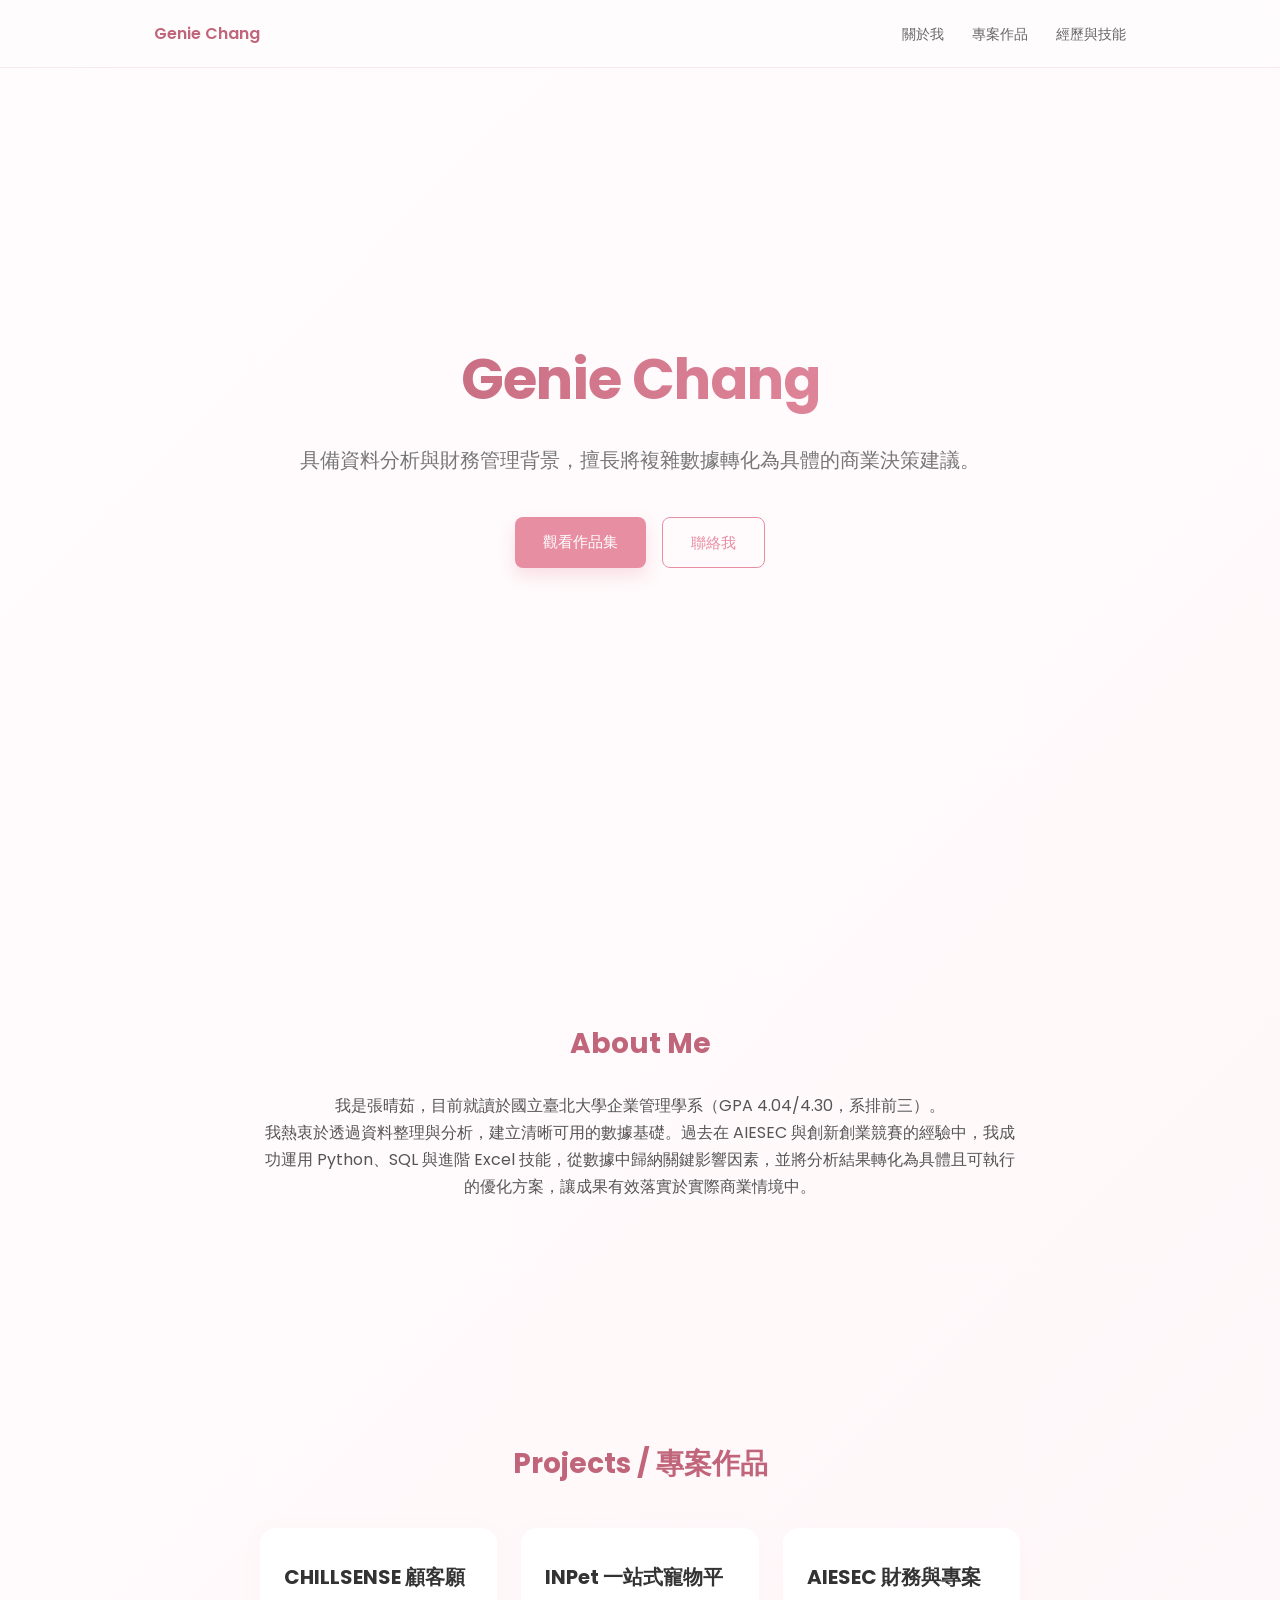
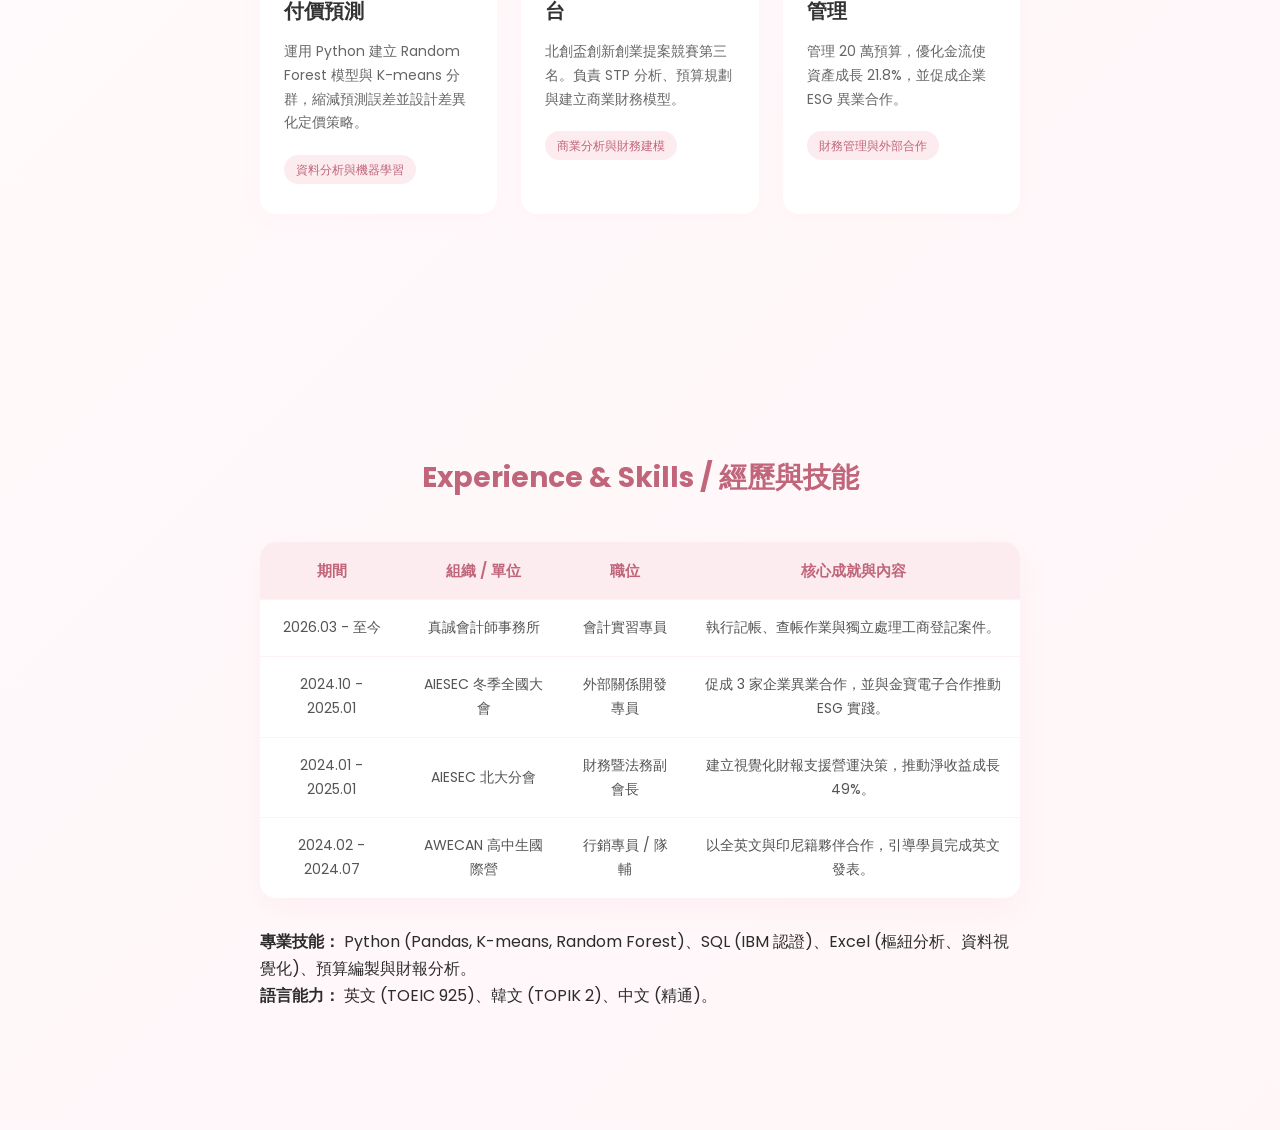
<file: index.html>
<!DOCTYPE html>
<html lang="zh-TW">
<head>
  <meta charset="UTF-8">
  <meta name="viewport" content="width=device-width, initial-scale=1.0">
  <title>Genie Chang 張晴茹 | 資料分析與財務管理</title>
  <link rel="stylesheet" href="styles.css">
</head>
<body>

  <nav class="navbar">
    <div class="nav-logo">Genie Chang</div>
    <div class="nav-links">
      <a href="#about">關於我</a>
      <a href="#projects">專案作品</a>
      <a href="#experience">經歷與技能</a>
    </div>
  </nav>

  <section class="hero">
    <div class="hero-content">
      <h1 class="hero-name">Genie Chang</h1>
      <p class="hero-tagline">
        具備資料分析與財務管理背景，擅長將複雜數據轉化為具體的商業決策建議。
      </p>
      <div class="hero-buttons">
        <a href="#projects" class="btn primary-btn">觀看作品集</a>
        <a href="mailto:geniechang94555@gmail.com" class="btn secondary-btn">聯絡我</a>
      </div>
    </div>
  </section>

  <section id="about" class="about">
    <div class="section-container">
      <h2>About Me</h2>
      <p>
        我是張晴茹，目前就讀於國立臺北大學企業管理學系（GPA 4.04/4.30，系排前三）。<br>
        我熱衷於透過資料整理與分析，建立清晰可用的數據基礎。過去在 AIESEC 與創新創業競賽的經驗中，我成功運用 Python、SQL 與進階 Excel 技能，從數據中歸納關鍵影響因素，並將分析結果轉化為具體且可執行的優化方案，讓成果有效落實於實際商業情境中。
      </p>
    </div>
  </section>

<section id="projects" class="projects">
  <div class="section-container">
    <h2>Projects / 專案作品</h2>

    <div class="projects-grid">
      <div class="project-card" onclick="window.location.href='chillsense.html'">
        <h3>CHILLSENSE 顧客願付價預測</h3>
        <p>
          運用 Python 建立 Random Forest 模型與 K-means 分群，縮減預測誤差並設計差異化定價策略。
        </p>
        <span class="project-tag">資料分析與機器學習</span>
      </div>

      <div class="project-card" onclick="window.location.href='inpet.html'">
        <h3>INPet 一站式寵物平台</h3>
        <p>
          北創盃創新創業提案競賽第三名。負責 STP 分析、預算規劃與建立商業財務模型。
        </p>
        <span class="project-tag">商業分析與財務建模</span>
      </div>

      <div class="project-card" onclick="window.location.href='aiesec.html'">
        <h3>AIESEC 財務與專案管理</h3>
        <p>
          管理 20 萬預算，優化金流使資產成長 21.8%，並促成企業 ESG 異業合作。
        </p>
        <span class="project-tag">財務管理與外部合作</span>
      </div>
    </div>
  </div>
</section>

<section id="experience" class="schedule">
  <div class="section-container">
    <h2>Experience & Skills / 經歷與技能</h2>

    <div class="table-wrapper">
      <table class="schedule-table">
        <thead>
          <tr>
            <th>期間</th>
            <th>組織 / 單位</th>
            <th>職位</th>
            <th>核心成就與內容</th>
          </tr>
        </thead>
        <tbody>
          <tr>
            <td>2026.03 - 至今</td>
            <td>真誠會計師事務所</td>
            <td>會計實習專員</td>
            <td>執行記帳、查帳作業與獨立處理工商登記案件。</td>
          </tr>
          <tr>
            <td>2024.10 - 2025.01</td>
            <td>AIESEC 冬季全國大會</td>
            <td>外部關係開發專員</td>
            <td>促成 3 家企業異業合作，並與金寶電子合作推動 ESG 實踐。</td>
          </tr>
          <tr>
            <td>2024.01 - 2025.01</td>
            <td>AIESEC 北大分會</td>
            <td>財務暨法務副會長</td>
            <td>建立視覺化財報支援營運決策，推動淨收益成長 49%。</td>
          </tr>
          <tr>
            <td>2024.02 - 2024.07</td>
            <td>AWECAN 高中生國際營</td>
            <td>行銷專員 / 隊輔</td>
            <td>以全英文與印尼籍夥伴合作，引導學員完成英文發表。</td>
          </tr>
        </tbody>
      </table>
    </div>
    
    <div style="text-align: left; margin-top: 30px;">
      <p><strong>專業技能：</strong> Python (Pandas, K-means, Random Forest)、SQL (IBM 認證)、Excel (樞紐分析、資料視覺化)、預算編製與財報分析。</p>
      <p><strong>語言能力：</strong> 英文 (TOEIC 925)、韓文 (TOPIK 2)、中文 (精通)。</p>
    </div>

  </div>
</section>

</body>
</html>
</file>
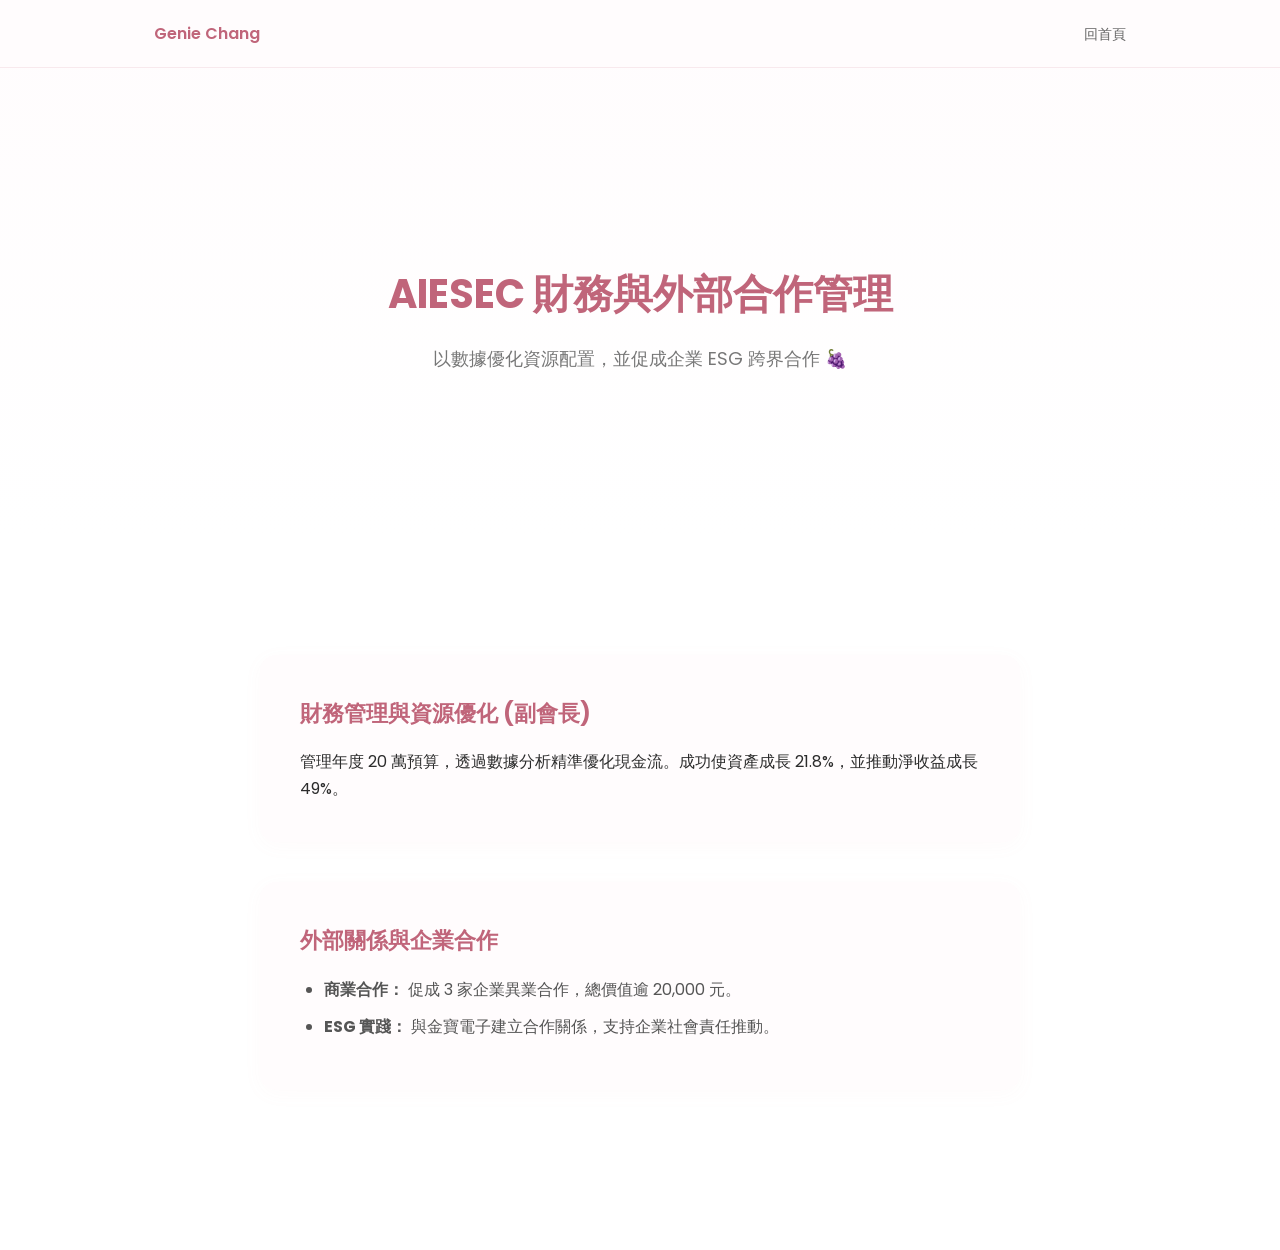
<file: aiesec.html>
<!DOCTYPE html>
<html lang="zh-TW">
<head>
  <meta charset="UTF-8">
  <meta name="viewport" content="width=device-width, initial-scale=1.0">
  <title>AIESEC 財務與專案管理 | Genie Chang</title>
  <link rel="stylesheet" href="styles.css">
</head>
<body>

  <nav class="navbar">
    <div class="nav-logo">Genie Chang</div>
    <div class="nav-links">
      <a href="index.html">回首頁</a>
    </div>
  </nav>

  <section class="project-hero">
    <div class="section-container">
      <h1>AIESEC 財務與外部合作管理</h1>
      <p class="project-subtitle">
        以數據優化資源配置，並促成企業 ESG 跨界合作 🍇
      </p>
    </div>
  </section>

  <section class="project-content">
    <div class="section-container">
      <div class="project-section">
        <h2>財務管理與資源優化 (副會長)</h2>
        <p>
          管理年度 20 萬預算，透過數據分析精準優化現金流。成功使資產成長 21.8%，並推動淨收益成長 49%。
        </p>
      </div>
      <div class="project-section">
        <h2>外部關係與企業合作</h2>
        <ul>
          <li><strong>商業合作：</strong> 促成 3 家企業異業合作，總價值逾 20,000 元。</li>
          <li><strong>ESG 實踐：</strong> 與金寶電子建立合作關係，支持企業社會責任推動。</li>
        </ul>
      </div>
    </div>
  </section>

</body>
</html>
</file>
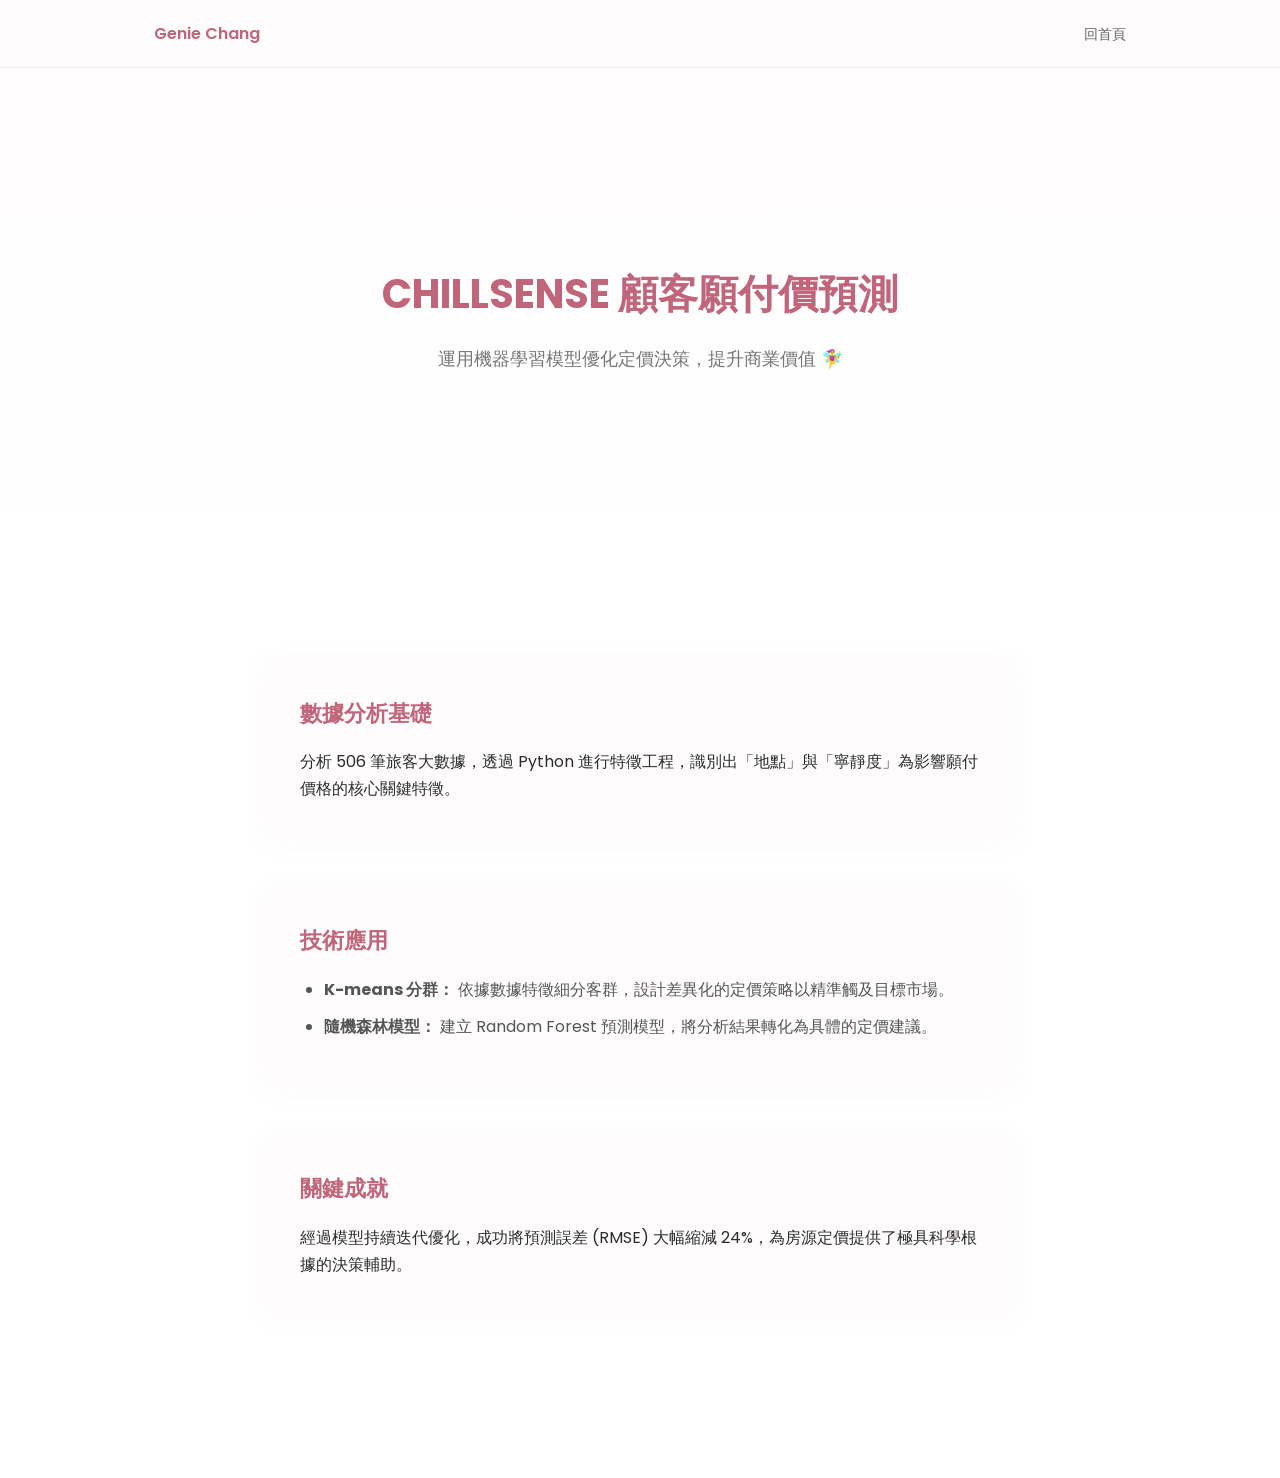
<file: chillsense.html>
<!DOCTYPE html>
<html lang="zh-TW">
<head>
  <meta charset="UTF-8">
  <meta name="viewport" content="width=device-width, initial-scale=1.0">
  <title>CHILLSENSE 顧客願付價預測 | Genie Chang</title>
  <link rel="stylesheet" href="styles.css"> </head>
<body>

  <nav class="navbar">
    <div class="nav-logo">Genie Chang</div>
    <div class="nav-links">
      <a href="index.html">回首頁</a>
    </div>
  </nav>

  <section class="project-hero">
    <div class="section-container">
      <h1>CHILLSENSE 顧客願付價預測</h1>
      <p class="project-subtitle">
        運用機器學習模型優化定價決策，提升商業價值 🧚‍♀️
      </p>
    </div>
  </section>

  <section class="project-content">
    <div class="section-container">
      <div class="project-section">
        <h2>數據分析基礎</h2>
        <p>
          分析 506 筆旅客大數據，透過 Python 進行特徵工程，識別出「地點」與「寧靜度」為影響願付價格的核心關鍵特徵。
        </p>
      </div>
      <div class="project-section">
        <h2>技術應用</h2>
        <ul>
          <li><strong>K-means 分群：</strong> 依據數據特徵細分客群，設計差異化的定價策略以精準觸及目標市場。</li>
          <li><strong>隨機森林模型：</strong> 建立 Random Forest 預測模型，將分析結果轉化為具體的定價建議。</li>
        </ul>
      </div>
      <div class="project-section">
        <h2>關鍵成就</h2>
        <p>
          經過模型持續迭代優化，成功將預測誤差 (RMSE) 大幅縮減 24%，為房源定價提供了極具科學根據的決策輔助。
        </p>
      </div>
    </div>
  </section>

</body>
</html>
</file>
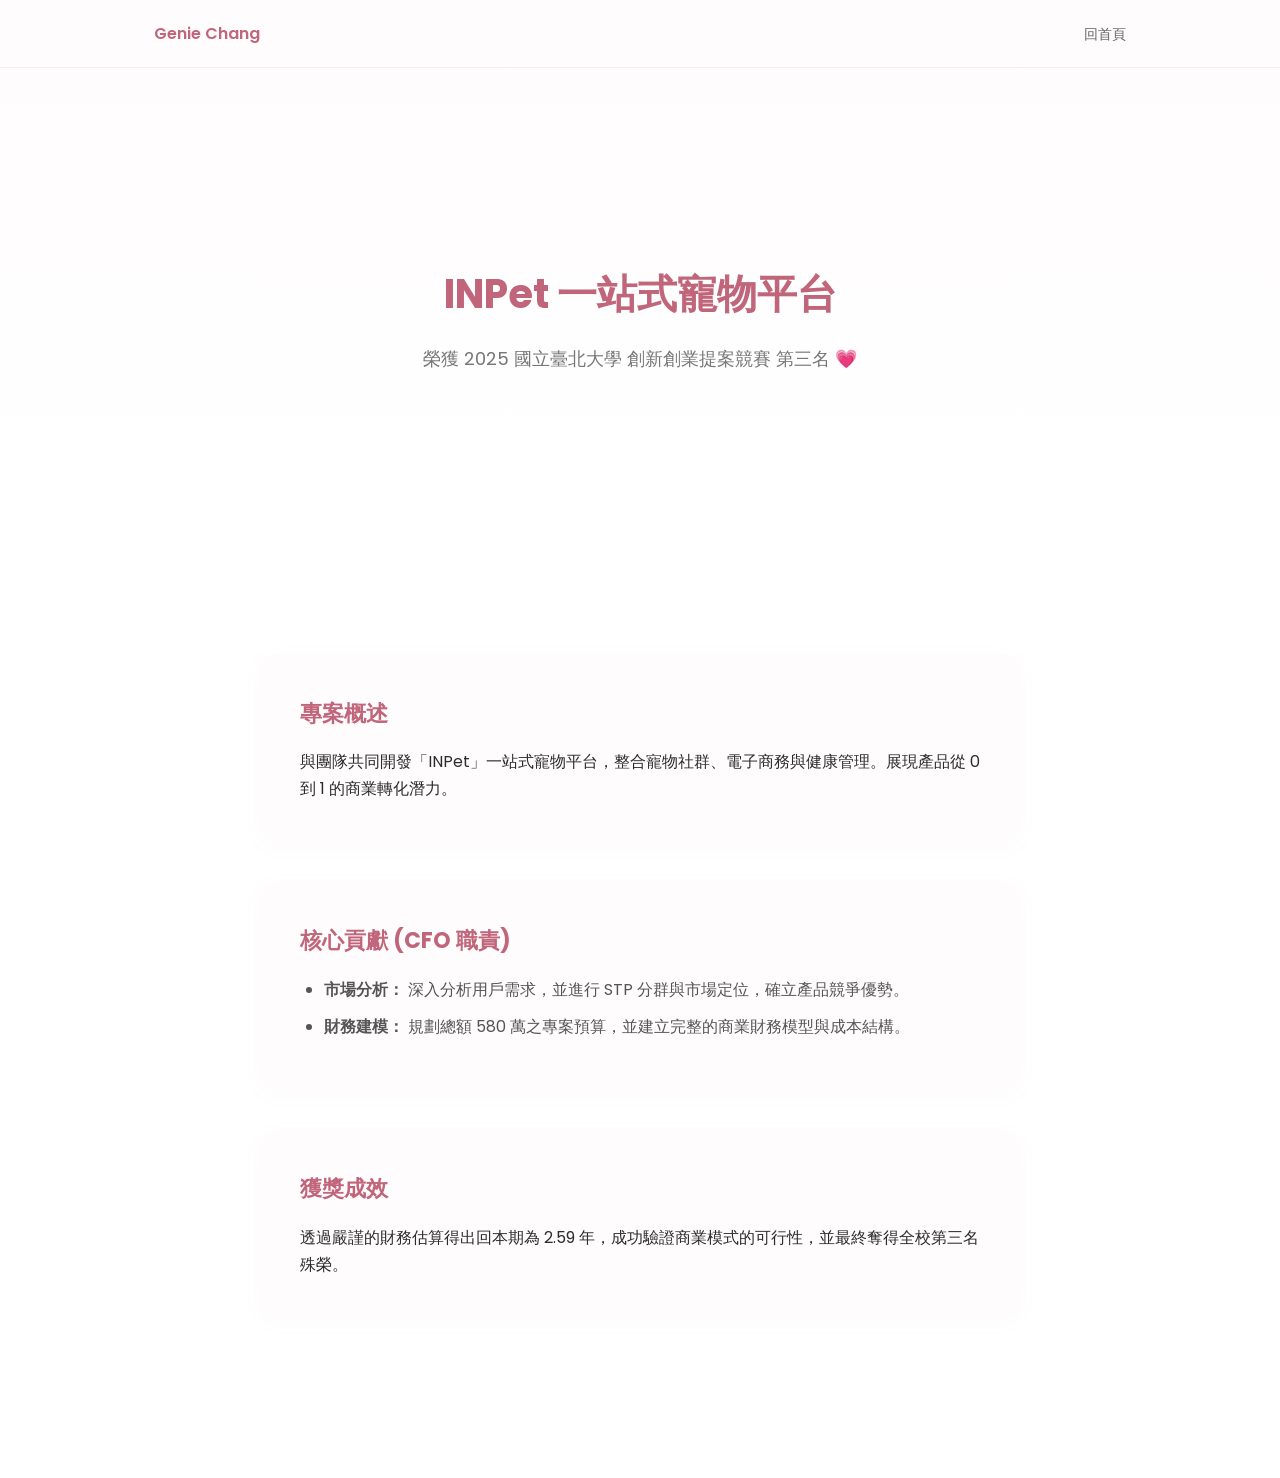
<file: inpet.html>
<!DOCTYPE html>
<html lang="zh-TW">
<head>
  <meta charset="UTF-8">
  <meta name="viewport" content="width=device-width, initial-scale=1.0">
  <title>INPet 一站式寵物平台 | Genie Chang</title>
  <link rel="stylesheet" href="styles.css">
</head>
<body>

  <nav class="navbar">
    <div class="nav-logo">Genie Chang</div>
    <div class="nav-links">
      <a href="index.html">回首頁</a>
    </div>
  </nav>

  <section class="project-hero">
    <div class="section-container">
      <h1>INPet 一站式寵物平台</h1>
      <p class="project-subtitle">
        榮獲 2025 國立臺北大學 創新創業提案競賽 第三名 💗
      </p>
    </div>
  </section>

  <section class="project-content">
    <div class="section-container">
      <div class="project-section">
        <h2>專案概述</h2>
        <p>
          與團隊共同開發「INPet」一站式寵物平台，整合寵物社群、電子商務與健康管理。展現產品從 0 到 1 的商業轉化潛力。
        </p>
      </div>
      <div class="project-section">
        <h2>核心貢獻 (CFO 職責)</h2>
        <ul>
          <li><strong>市場分析：</strong> 深入分析用戶需求，並進行 STP 分群與市場定位，確立產品競爭優勢。</li>
          <li><strong>財務建模：</strong> 規劃總額 580 萬之專案預算，並建立完整的商業財務模型與成本結構。</li>
        </ul>
      </div>
      <div class="project-section">
        <h2>獲獎成效</h2>
        <p>
          透過嚴謹的財務估算得出回本期為 2.59 年，成功驗證商業模式的可行性，並最終奪得全校第三名殊榮。
        </p>
      </div>
    </div>
  </section>

</body>
</html>
</file>
<file: styles.css>
/* 引入高質感字體 */
@import url('https://fonts.googleapis.com/css2?family=Poppins:wght@300;400;500;600;700&display=swap');

/* Reset */
* {
  margin: 0;
  padding: 0;
  box-sizing: border-box;
}

/* 全站 (換上新字體與微漸層背景) */
body {
  font-family: 'Poppins', -apple-system, BlinkMacSystemFont, "Segoe UI", sans-serif;
  background: linear-gradient(135deg, #fffcfd 0%, #fff6f8 100%);
  color: #2c2c2c;
  line-height: 1.7;
}

/* Navbar */
.navbar {
  display: flex;
  justify-content: space-between;
  align-items: center;
  padding: 20px 12%;
  position: fixed;
  width: 100%;
  background: rgba(255, 252, 253, 0.85);
  backdrop-filter: blur(8px); /* 導覽列加上毛玻璃效果，超有質感 */
  border-bottom: 1px solid rgba(241, 215, 222, 0.5);
  z-index: 1000;
}

.nav-logo {
  font-weight: 600;
  font-size: 16px;
  color: #c0657a;
}

.nav-links a {
  margin-left: 24px;
  font-size: 14px;
  color: #666;
  text-decoration: none;
  transition: color 0.3s;
}

.nav-links a:hover {
  color: #c0657a;
}

/* Hero */
.hero {
  height: 100vh;
  display: flex;
  align-items: center;
  justify-content: center;
  text-align: center;
  padding: 0 20px;
}

/* 名字加上玫瑰金漸層 */
.hero-name {
  font-size: 56px;
  font-weight: 700;
  letter-spacing: -1px;
  margin-bottom: 16px;
  background: linear-gradient(90deg, #c0657a, #e88ea3);
  -webkit-background-clip: text;
  -webkit-text-fill-color: transparent;
}

.hero-tagline {
  font-size: 20px;
  color: #777;
  margin-bottom: 40px;
  font-weight: 300;
}

/* Buttons */
.hero-buttons {
  display: flex;
  justify-content: center;
  gap: 16px;
}

.btn {
  padding: 12px 28px;
  border-radius: 8px;
  font-size: 15px;
  font-weight: 500;
  transition: all 0.3s ease;
  text-decoration: none;
}

/* 主按鈕（立體粉） */
.primary-btn {
  background: #e88ea3;
  color: #fff;
  box-shadow: 0 8px 16px rgba(232, 142, 163, 0.25);
}

.primary-btn:hover {
  background: #d46c86;
  transform: translateY(-2px);
  box-shadow: 0 12px 20px rgba(232, 142, 163, 0.35);
}

/* 次按鈕 */
.secondary-btn {
  border: 1px solid #e88ea3;
  color: #e88ea3;
  background: transparent;
}

.secondary-btn:hover {
  background: #e88ea3;
  color: #fff;
  transform: translateY(-2px);
}

/* Section */
.section-container {
  max-width: 800px;
  margin: 0 auto;
  padding: 120px 20px;
  text-align: center;
}

.section-container h2 {
  font-size: 28px;
  margin-bottom: 24px;
  color: #c0657a;
}

.about p {
  color: #555;
  font-size: 16px;
}

/* 表格外框 (拿掉生硬邊框，改用高級空氣陰影) */
.table-wrapper {
  margin-top: 40px;
  overflow-x: auto;
  background: #ffffff;
  border-radius: 16px;
  border: none;
  box-shadow: 0 10px 30px rgba(232, 142, 163, 0.08);
}

/* 表格本體 */
.schedule-table {
  width: 100%;
  border-collapse: collapse;
  min-width: 600px;
}

.schedule-table thead {
  background: #fdecef;
}

.schedule-table th {
  padding: 16px;
  font-size: 15px;
  font-weight: 600;
  color: #c0657a;
}

.schedule-table td {
  padding: 16px;
  text-align: center;
  font-size: 14px;
  border-top: 1px solid #fdf2f4;
  color: #555;
}

.schedule-table tr:hover {
  background: #fff8fa;
}

/* Projects */
.projects-grid {
  display: grid;
  grid-template-columns: repeat(3, 1fr);
  gap: 24px;
  margin-top: 40px;
}

/* 卡片 (拿掉邊框，加大留白與陰影) */
.project-card {
  background: #ffffff;
  padding: 32px 24px;
  border-radius: 16px;
  border: none;
  text-align: left;
  transition: all 0.3s ease;
  text-decoration: none;
  color: inherit;
  box-shadow: 0 4px 20px rgba(232, 142, 163, 0.05);
  cursor: pointer;
}

.project-card:hover {
  transform: translateY(-8px);
  box-shadow: 0 15px 30px rgba(232, 142, 163, 0.15);
}

.project-card h3 {
  font-size: 20px;
  margin-bottom: 12px;
  color: #333;
}

.project-card p {
  font-size: 14px;
  color: #666;
  margin-bottom: 20px;
}

.project-tag {
  font-size: 12px;
  color: #c0657a;
  background: #fdecef;
  padding: 6px 12px;
  border-radius: 999px;
  font-weight: 500;
}

/* 進場微動畫 */
@keyframes fadeInUp {
  from {
    opacity: 0;
    transform: translateY(20px);
  }
  to {
    opacity: 1;
    transform: translateY(0);
  }
}

.hero-content, .section-container {
  animation: fadeInUp 0.8s ease-out forwards;
}

/* Project 子頁面專用 */
.project-hero {
  padding-top: 140px;
  padding-bottom: 40px;
  background: linear-gradient(180deg, #fffcfd 0%, #ffffff 100%);
}

.project-hero h1 {
  font-size: 40px;
  color: #c0657a;
  margin-bottom: 16px;
}

.project-subtitle {
  font-size: 18px;
  color: #777;
}

.project-content {
  background: #ffffff;
}

.project-section {
  text-align: left;
  margin-bottom: 40px;
  padding: 40px;
  background: #fffcfd;
  border-radius: 16px;
  box-shadow: 0 4px 20px rgba(232, 142, 163, 0.04);
}

.project-section h2 {
  font-size: 22px;
  margin-bottom: 16px;
  color: #c0657a;
}

.project-section ul {
  padding-left: 24px;
  color: #555;
}

.project-section li {
  margin-bottom: 10px;
}

/* Responsive */
@media (max-width: 768px) {
  .hero-name { font-size: 36px; }
  .hero-buttons { flex-direction: column; }
  .nav-links { display: none; }
  .projects-grid { grid-template-columns: 1fr; }
  .project-section { padding: 24px; }
}
</file>
